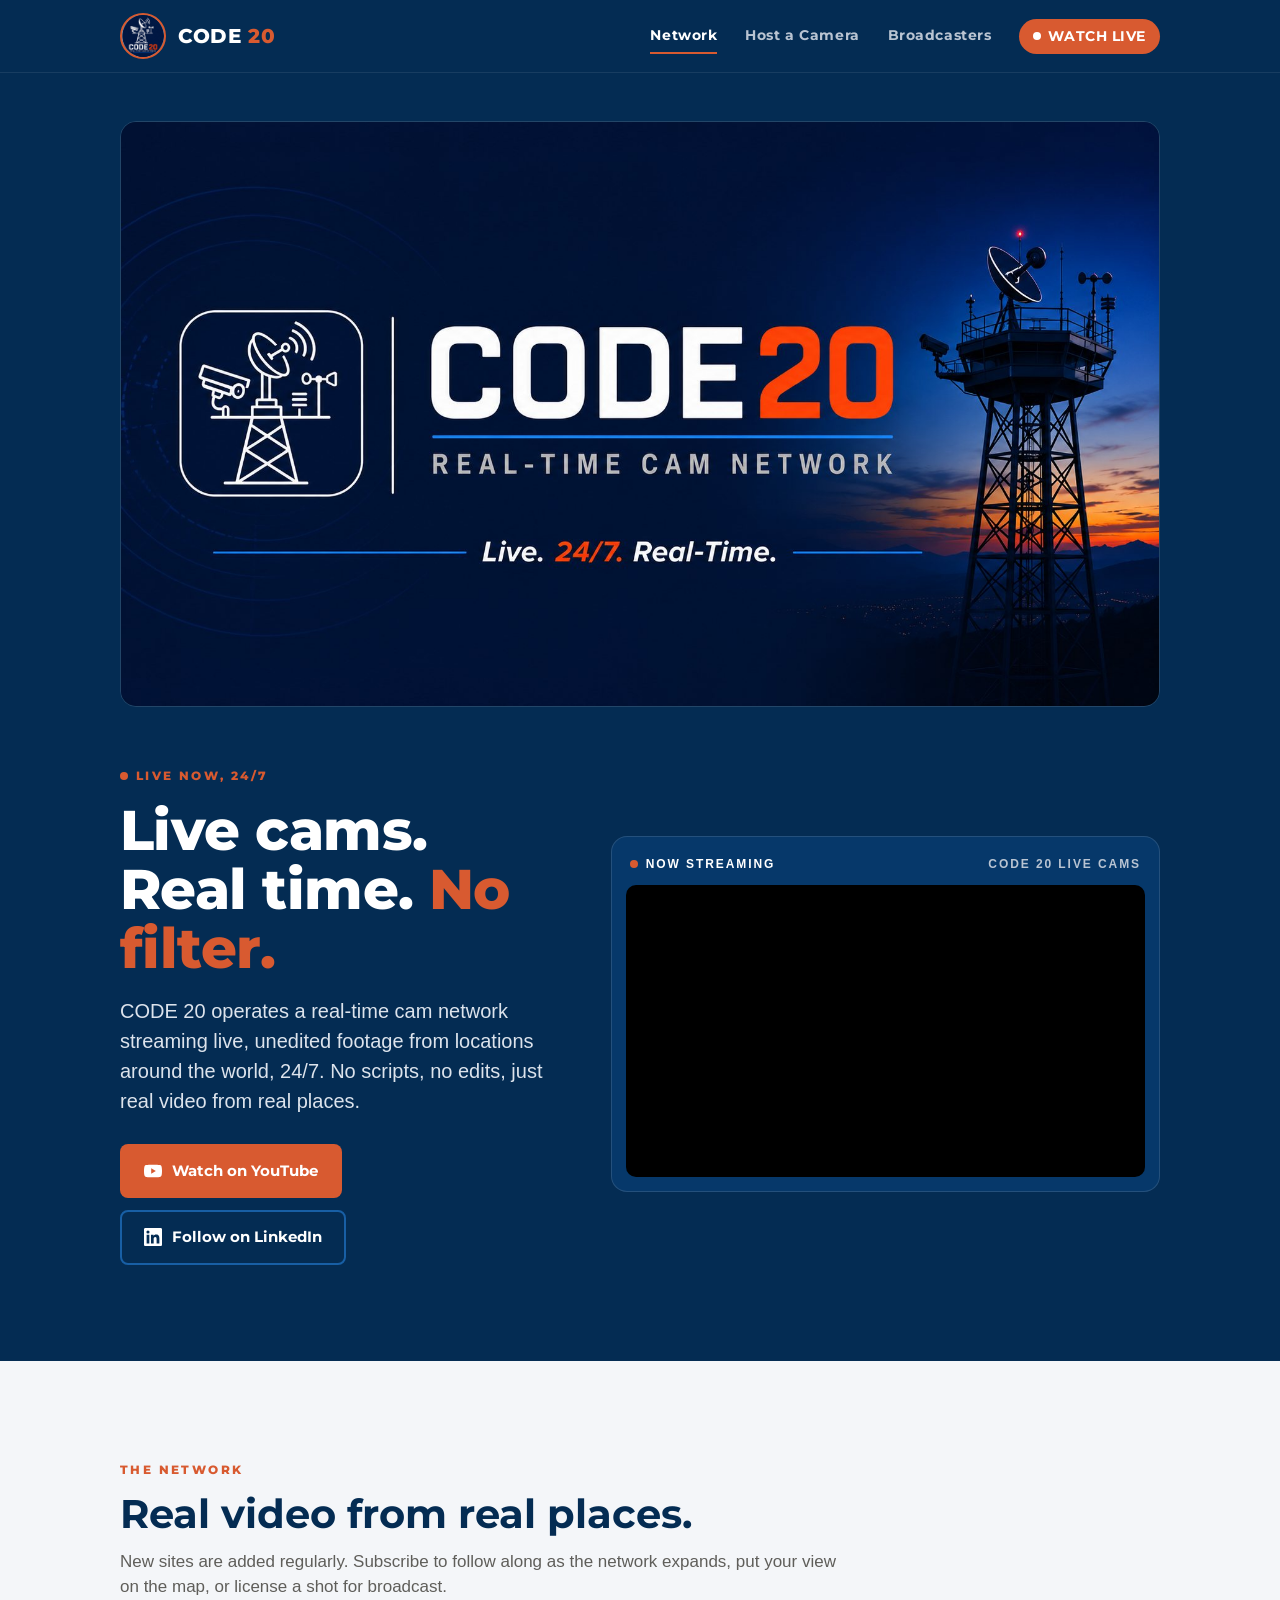
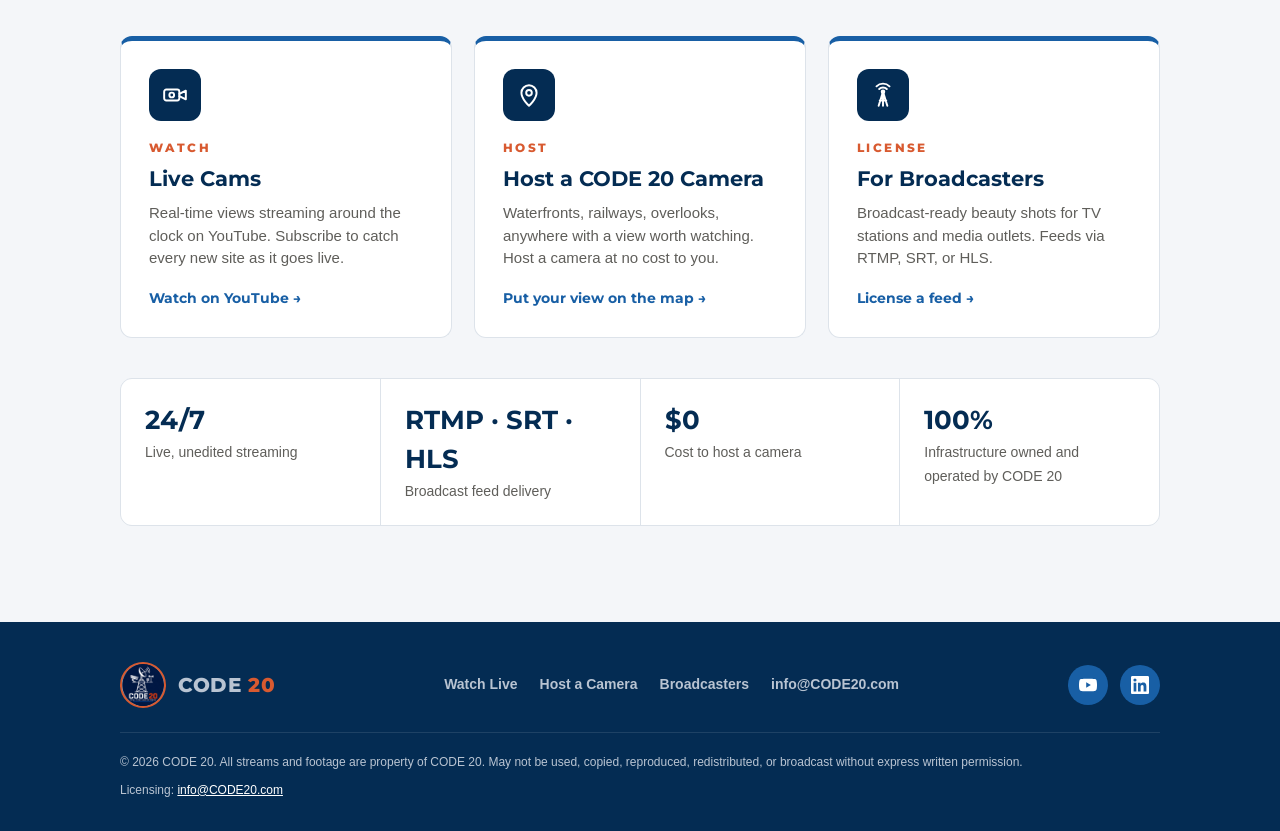
<file: index.html>
<!DOCTYPE html>
<html lang="en">
<head>
<meta charset="UTF-8">
<meta name="viewport" content="width=device-width, initial-scale=1">
<title>CODE 20 LIVE CAMS | Real-Time Cam Network</title>
<meta name="description" content="CODE 20 operates a real-time cam network streaming live, unedited footage from locations around the world, 24/7.">
<meta property="og:title" content="CODE 20 LIVE CAMS | Real-Time Cam Network">
<meta property="og:description" content="CODE 20 operates a real-time cam network streaming live, unedited footage from locations around the world, 24/7.">
<meta property="og:image" content="https://code20.com/banner.jpg">
<link rel="icon" href="logo.jpg">
<link rel="preconnect" href="https://fonts.googleapis.com">
<link rel="preconnect" href="https://fonts.gstatic.com" crossorigin>
<link href="https://fonts.googleapis.com/css2?family=Montserrat:wght@600;700;800&display=swap" rel="stylesheet">
<link rel="stylesheet" href="styles.css">
</head>
<body>
  <header class="site-header">
    <div class="wrap">
      <a class="brand" href="index.html"><img src="logo.jpg" alt="CODE 20 logo"><span>CODE <span class="twenty">20</span></span></a>
      <nav>
        <a href="index.html#network" class="active">Network</a>
        <a href="host.html">Host a Camera</a>
        <a href="broadcasters.html">Broadcasters</a>
        <a class="live-pill" href="index.html#live"><span class="dot"></span>WATCH LIVE</a>
      </nav>
    </div>
  </header>

  <section class="hero" id="live">
    <div class="wrap">
      <div class="banner"><img src="banner.jpg?v=2" alt="CODE 20 Real-Time Cam Network"></div>
      <div class="hero-grid">
        <div>
          <span class="eyebrow"><span class="dot coral"></span>Live now, 24/7</span>
          <h1>Live cams. Real time. <em>No filter.</em></h1>
          <p class="lead">CODE 20 operates a real-time cam network streaming live, unedited footage from locations around the world, 24/7. No scripts, no edits, just real video from real places.</p>
          <div class="cta">
            <a class="btn coral" href="https://www.youtube.com/@CODE20LIVECAMS" target="_blank" rel="noopener"><svg viewBox="0 0 24 24"><path d="M23.5 6.2a3 3 0 0 0-2.1-2.1C19.5 3.6 12 3.6 12 3.6s-7.5 0-9.4.5A3 3 0 0 0 .5 6.2 31 31 0 0 0 0 12a31 31 0 0 0 .5 5.8 3 3 0 0 0 2.1 2.1c1.9.5 9.4.5 9.4.5s7.5 0 9.4-.5a3 3 0 0 0 2.1-2.1A31 31 0 0 0 24 12a31 31 0 0 0-.5-5.8zM9.6 15.6V8.4l6.2 3.6-6.2 3.6z"/></svg> Watch on YouTube</a>
            <a class="btn outline" href="https://www.linkedin.com/company/code20livecams/" target="_blank" rel="noopener"><svg viewBox="0 0 24 24"><path d="M20.4 20.5h-3.6v-5.6c0-1.3 0-3-1.8-3s-2.1 1.4-2.1 2.9v5.7H9.3V9h3.4v1.6h.1c.5-.9 1.6-1.8 3.4-1.8 3.6 0 4.3 2.4 4.3 5.5v6.2zM5.3 7.4a2.1 2.1 0 1 1 0-4.2 2.1 2.1 0 0 1 0 4.2zM7.1 20.5H3.5V9h3.6v11.5zM22.2 0H1.8C.8 0 0 .8 0 1.7v20.6c0 .9.8 1.7 1.8 1.7h20.4c1 0 1.8-.8 1.8-1.7V1.7C24 .8 23.2 0 22.2 0z"/></svg> Follow on LinkedIn</a>
          </div>
        </div>
        <div class="player-card">
          <div class="label"><span class="now"><span class="dot coral"></span>NOW STREAMING</span><span>CODE 20 LIVE CAMS</span></div>
          <div class="player"><iframe src="https://www.youtube.com/embed/live_stream?channel=UC5VszwtxcvKXiXfNXRMI70Q&autoplay=1&mute=1" title="CODE 20 live cam" allow="autoplay; encrypted-media; picture-in-picture; fullscreen" allowfullscreen></iframe></div>
        </div>
      </div>
    </div>
  </section>

  <section class="band paper" id="network">
    <div class="wrap">
      <div class="section-head">
        <span class="eyebrow">The network</span>
        <h2>Real video from real places.</h2>
        <p>New sites are added regularly. Subscribe to follow along as the network expands, put your view on the map, or license a shot for broadcast.</p>
      </div>
      <div class="tiles">
        <a class="tile" href="https://www.youtube.com/@CODE20LIVECAMS" target="_blank" rel="noopener">
          <div class="icon"><svg viewBox="0 0 24 24"><rect x="2" y="7" width="14" height="10" rx="2"/><path d="M16 11l6-3v8l-6-3"/><circle cx="9" cy="12" r="2.2"/></svg></div>
          <span class="eyebrow">Watch</span>
          <h3>Live Cams</h3>
          <p>Real-time views streaming around the clock on YouTube. Subscribe to catch every new site as it goes live.</p>
          <span class="more">Watch on YouTube &rarr;</span>
        </a>
        <a class="tile" href="host.html">
          <div class="icon"><svg viewBox="0 0 24 24"><path d="M12 22s7-6.2 7-12a7 7 0 0 0-14 0c0 5.8 7 12 7 12z"/><circle cx="12" cy="10" r="2.6"/></svg></div>
          <span class="eyebrow">Host</span>
          <h3>Host a CODE 20 Camera</h3>
          <p>Waterfronts, railways, overlooks, anywhere with a view worth watching. Host a camera at no cost to you.</p>
          <span class="more">Put your view on the map &rarr;</span>
        </a>
        <a class="tile" href="broadcasters.html">
          <div class="icon"><svg viewBox="0 0 24 24"><path d="M12 9v13M8 22l4-13 4 13M9 17h6"/><path d="M8.5 6.5a5 5 0 0 1 7 0M6 4a8.5 8.5 0 0 1 12 0"/><circle cx="12" cy="9" r="1.2"/></svg></div>
          <span class="eyebrow">License</span>
          <h3>For Broadcasters</h3>
          <p>Broadcast-ready beauty shots for TV stations and media outlets. Feeds via RTMP, SRT, or HLS.</p>
          <span class="more">License a feed &rarr;</span>
        </a>
      </div>
      <div class="stats">
        <div class="stat"><b>24/7</b><span>Live, unedited streaming</span></div>
        <div class="stat"><b>RTMP &middot; SRT &middot; HLS</b><span>Broadcast feed delivery</span></div>
        <div class="stat"><b>$0</b><span>Cost to host a camera</span></div>
        <div class="stat"><b>100%</b><span>Infrastructure owned and operated by CODE 20</span></div>
      </div>
    </div>
  </section>

  <footer>
    <div class="wrap">
      <div class="foot-top">
        <a class="brand" href="index.html"><img src="logo.jpg" alt=""><span>CODE <span class="twenty">20</span></span></a>
        <div class="foot-links">
          <a href="index.html#live">Watch Live</a>
          <a href="host.html">Host a Camera</a>
          <a href="broadcasters.html">Broadcasters</a>
          <a href="mailto:info@CODE20.com">info@CODE20.com</a>
        </div>
        <div class="social">
          <a href="https://www.youtube.com/@CODE20LIVECAMS" target="_blank" rel="noopener" aria-label="YouTube"><svg viewBox="0 0 24 24"><path d="M23.5 6.2a3 3 0 0 0-2.1-2.1C19.5 3.6 12 3.6 12 3.6s-7.5 0-9.4.5A3 3 0 0 0 .5 6.2 31 31 0 0 0 0 12a31 31 0 0 0 .5 5.8 3 3 0 0 0 2.1 2.1c1.9.5 9.4.5 9.4.5s7.5 0 9.4-.5a3 3 0 0 0 2.1-2.1A31 31 0 0 0 24 12a31 31 0 0 0-.5-5.8zM9.6 15.6V8.4l6.2 3.6-6.2 3.6z"/></svg></a>
          <a href="https://www.linkedin.com/company/code20livecams/" target="_blank" rel="noopener" aria-label="LinkedIn"><svg viewBox="0 0 24 24"><path d="M20.4 20.5h-3.6v-5.6c0-1.3 0-3-1.8-3s-2.1 1.4-2.1 2.9v5.7H9.3V9h3.4v1.6h.1c.5-.9 1.6-1.8 3.4-1.8 3.6 0 4.3 2.4 4.3 5.5v6.2zM5.3 7.4a2.1 2.1 0 1 1 0-4.2 2.1 2.1 0 0 1 0 4.2zM7.1 20.5H3.5V9h3.6v11.5zM22.2 0H1.8C.8 0 0 .8 0 1.7v20.6c0 .9.8 1.7 1.8 1.7h20.4c1 0 1.8-.8 1.8-1.7V1.7C24 .8 23.2 0 22.2 0z"/></svg></a>
        </div>
      </div>
      <div class="foot-bottom">
        <div>&copy; <span class="yr">2026</span> CODE 20. All streams and footage are property of CODE 20. May not be used, copied, reproduced, redistributed, or broadcast without express written permission.</div>
        <div>Licensing: <a href="mailto:info@CODE20.com">info@CODE20.com</a></div>
      </div>
    </div>
  </footer>
<script>document.querySelectorAll('.yr').forEach(e=>e.textContent=new Date().getFullYear());</script>
</body>
</html>
</file>
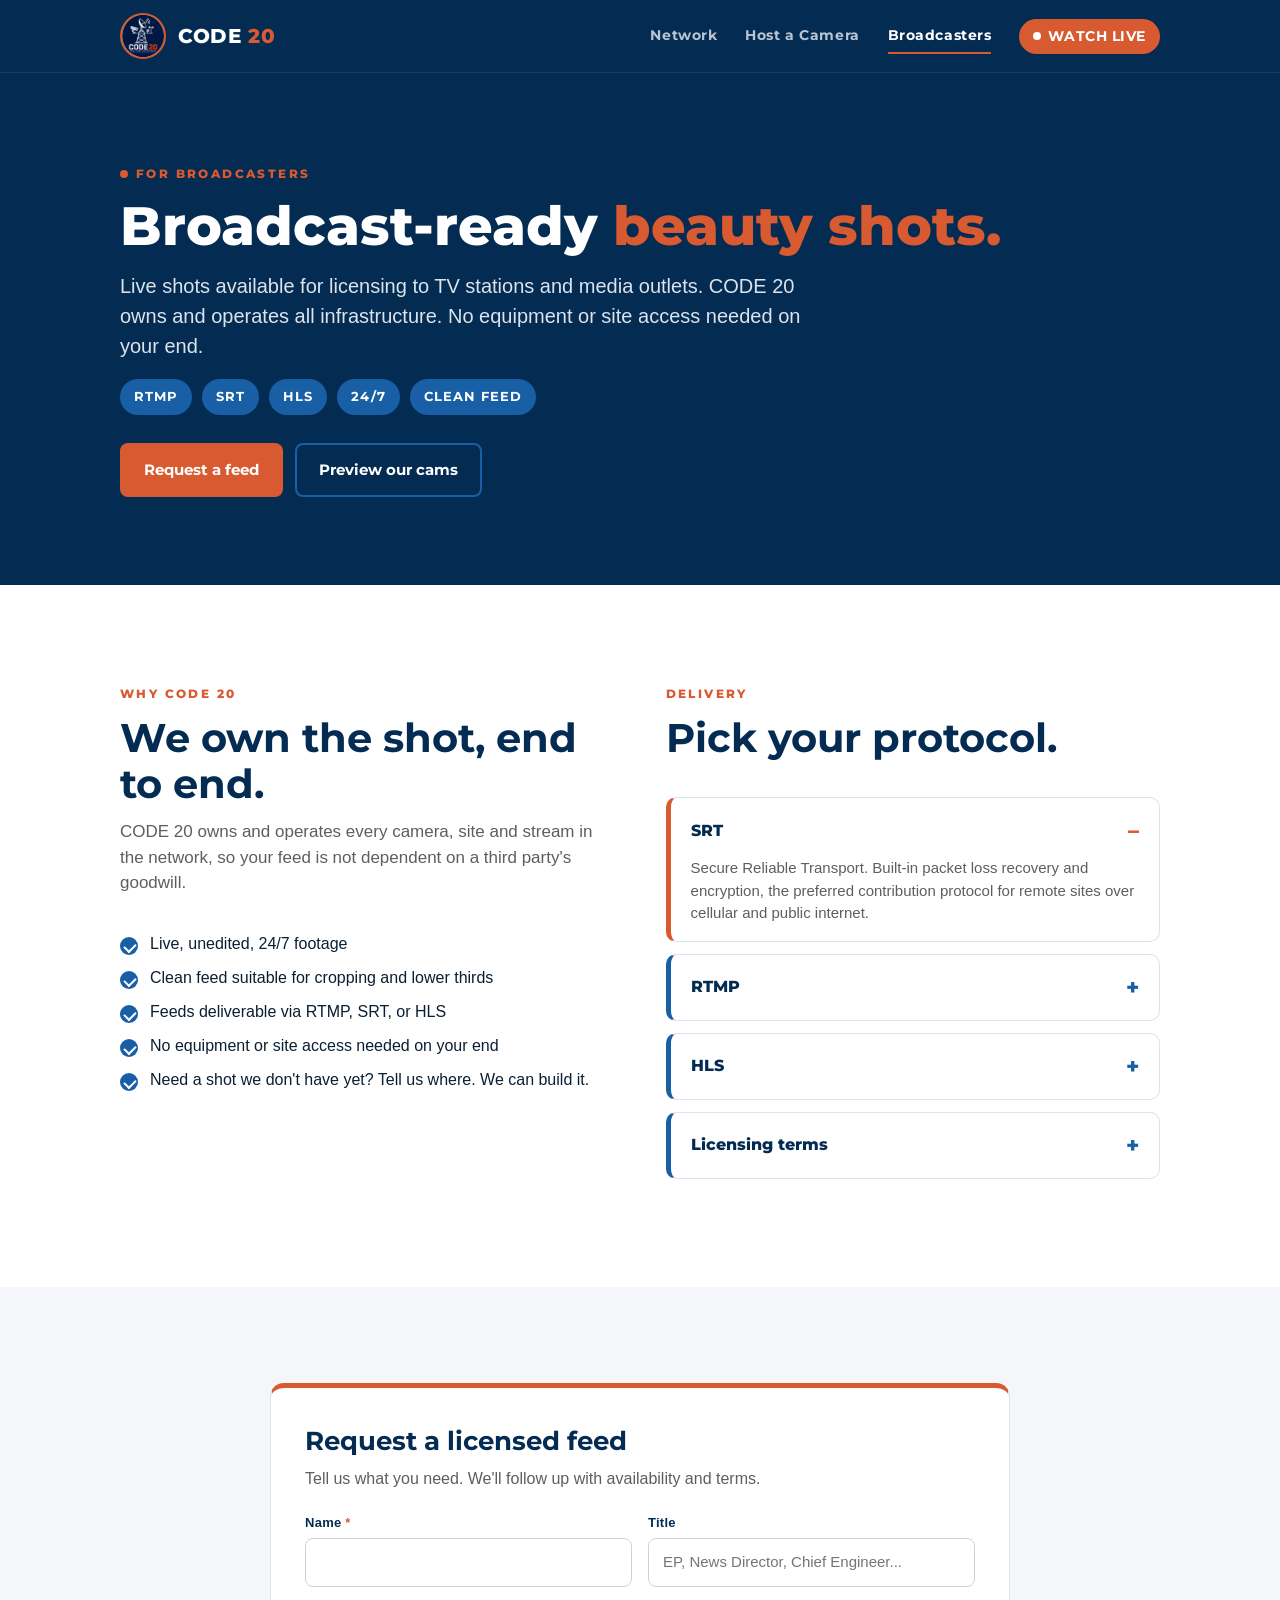
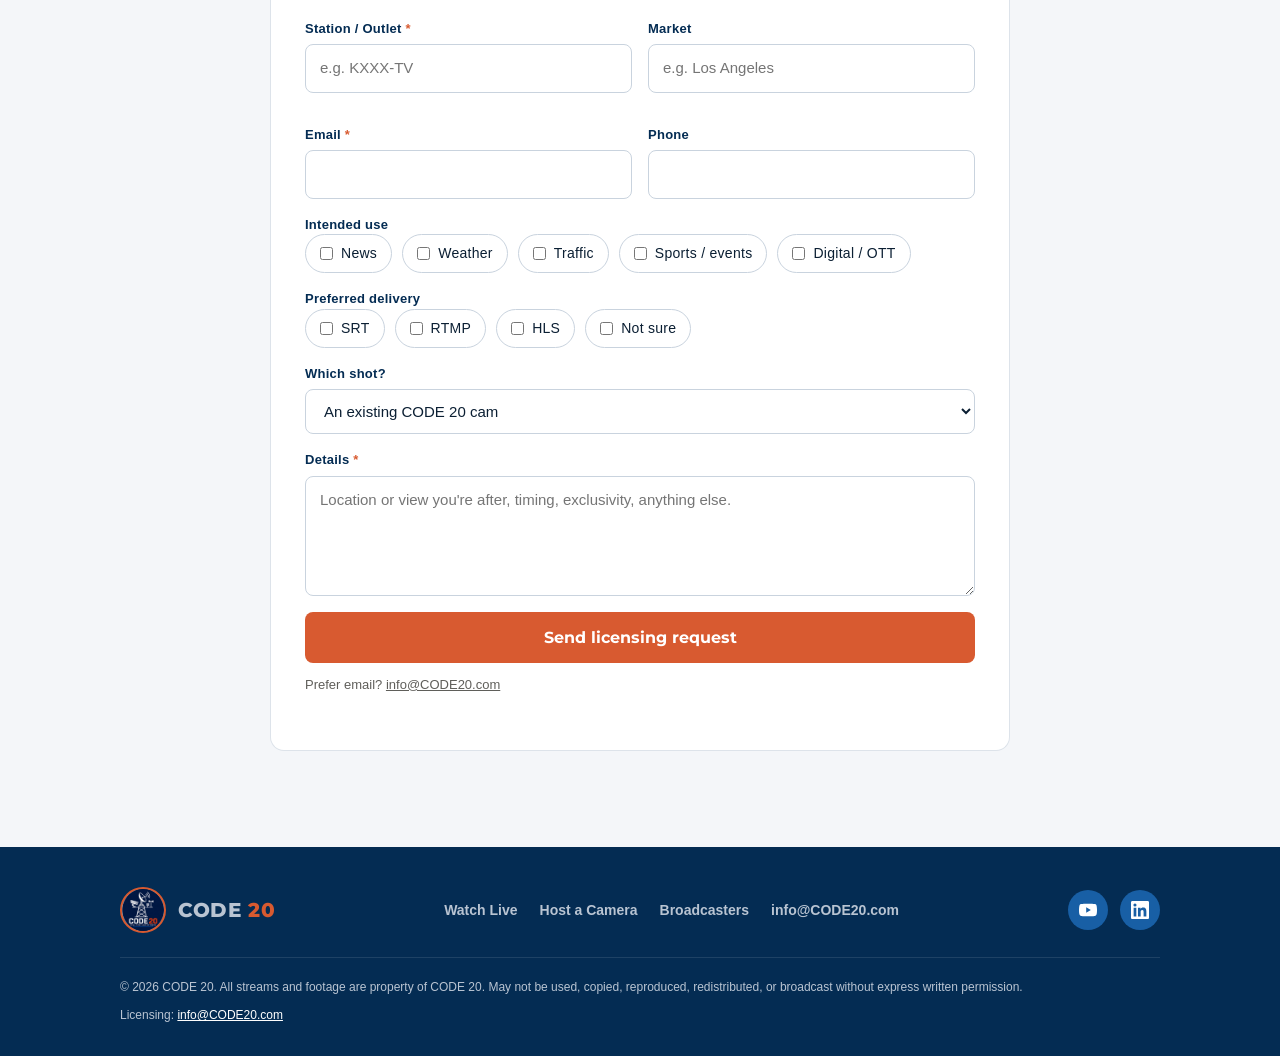
<file: broadcasters.html>
<!DOCTYPE html>
<html lang="en">
<head>
<meta charset="UTF-8">
<meta name="viewport" content="width=device-width, initial-scale=1">
<title>For Broadcasters | CODE 20 LIVE CAMS</title>
<meta name="description" content="Broadcast-ready beauty shots for TV stations and media outlets. CODE 20 owns and operates all infrastructure; feeds via RTMP, SRT, or HLS.">
<meta property="og:title" content="For Broadcasters | CODE 20 LIVE CAMS">
<meta property="og:description" content="Broadcast-ready beauty shots for TV stations and media outlets. CODE 20 owns and operates all infrastructure; feeds via RTMP, SRT, or HLS.">
<meta property="og:image" content="https://code20.com/banner.jpg">
<link rel="icon" href="logo.jpg">
<link rel="preconnect" href="https://fonts.googleapis.com">
<link rel="preconnect" href="https://fonts.gstatic.com" crossorigin>
<link href="https://fonts.googleapis.com/css2?family=Montserrat:wght@600;700;800&display=swap" rel="stylesheet">
<link rel="stylesheet" href="styles.css">
</head>
<body>
  <header class="site-header">
    <div class="wrap">
      <a class="brand" href="index.html"><img src="logo.jpg" alt="CODE 20 logo"><span>CODE <span class="twenty">20</span></span></a>
      <nav>
        <a href="index.html#network">Network</a>
        <a href="host.html">Host a Camera</a>
        <a href="broadcasters.html" class="active">Broadcasters</a>
        <a class="live-pill" href="index.html#live"><span class="dot"></span>WATCH LIVE</a>
      </nav>
    </div>
  </header>

  <section class="page-hero">
    <div class="wrap">
      <span class="eyebrow"><span class="dot coral"></span>For broadcasters</span>
      <h1>Broadcast-ready <em>beauty shots.</em></h1>
      <p>Live shots available for licensing to TV stations and media outlets. CODE 20 owns and operates all infrastructure. No equipment or site access needed on your end.</p>
      <div class="chips"><span class="chip">RTMP</span><span class="chip">SRT</span><span class="chip">HLS</span><span class="chip">24/7</span><span class="chip">CLEAN FEED</span></div>
      <div class="cta"><a class="btn coral" href="#license">Request a feed</a><a class="btn outline" href="https://www.youtube.com/@CODE20LIVECAMS" target="_blank" rel="noopener">Preview our cams</a></div>
    </div>
  </section>

  <section class="band">
    <div class="wrap two-col">
      <div>
        <div class="section-head">
          <span class="eyebrow">Why CODE 20</span>
          <h2>We own the shot, end to end.</h2>
          <p>CODE 20 owns and operates every camera, site and stream in the network, so your feed is not dependent on a third party's goodwill.</p>
        </div>
        <ul class="checks">
          <li>Live, unedited, 24/7 footage</li>
          <li>Clean feed suitable for cropping and lower thirds</li>
          <li>Feeds deliverable via RTMP, SRT, or HLS</li>
          <li>No equipment or site access needed on your end</li>
          <li>Need a shot we don't have yet? Tell us where. We can build it.</li>
        </ul>
      </div>
      <div>
        <div class="section-head">
          <span class="eyebrow">Delivery</span>
          <h2>Pick your protocol.</h2>
        </div>
        <details class="spec" open><summary>SRT</summary><p>Secure Reliable Transport. Built-in packet loss recovery and encryption, the preferred contribution protocol for remote sites over cellular and public internet.</p></details>
        <details class="spec"><summary>RTMP</summary><p>The universal standard for live ingest. Works with virtually every encoder, decoder and streaming platform in your control room.</p></details>
        <details class="spec"><summary>HLS</summary><p>HTTP-based delivery for web players, monitoring walls and OTT workflows. Easy to drop into any browser or media server.</p></details>
        <details class="spec"><summary>Licensing terms</summary><p>All streams and footage are property of CODE 20 and may not be used, copied, reproduced, redistributed, or broadcast without express written permission. Licensing is arranged per station or outlet. Inquiries: <a href="mailto:info@CODE20.com">info@CODE20.com</a>.</p></details>
      </div>
    </div>
  </section>

  <section class="band paper" id="license">
    <div class="wrap" style="max-width:820px">
      <form class="form-card" data-c20 action="https://formsubmit.co/info@CODE20.com" method="POST">
        <h2>Request a licensed feed</h2>
        <p>Tell us what you need. We'll follow up with availability and terms.</p>
        <input type="hidden" name="_subject" value="New broadcaster licensing inquiry - code20.com">
        <input type="hidden" name="_template" value="table">
        <input type="hidden" name="_captcha" value="false">
        <input type="hidden" name="_autoresponse" value="Thanks for your licensing inquiry. We received your request and will follow up with availability and terms. Preview our live cams anytime at https://code20.com - CODE 20 | Real-Time Cam Network">
        <input type="hidden" name="_next" value="https://code20.com/thanks.html">
        <input type="text" name="_honey" style="display:none">
        <div class="grid2">
          <div class="field"><label for="b-name">Name <span class="req">*</span></label><input id="b-name" name="Name" required></div>
          <div class="field"><label for="b-title">Title</label><input id="b-title" name="Title" placeholder="EP, News Director, Chief Engineer..."></div>
          <div class="field"><label for="b-org">Station / Outlet <span class="req">*</span></label><input id="b-org" name="Station or outlet" required placeholder="e.g. KXXX-TV"></div>
          <div class="field"><label for="b-mkt">Market</label><input id="b-mkt" name="Market" placeholder="e.g. Los Angeles"></div>
          <div class="field"><label for="b-email">Email <span class="req">*</span></label><input id="b-email" type="email" name="email" required></div>
          <div class="field"><label for="b-phone">Phone</label><input id="b-phone" type="tel" name="Phone"></div>
        </div>
        <fieldset class="field"><legend>Intended use</legend>
          <div class="opts"><label><input type="checkbox" name="Use" value="News"> News</label><label><input type="checkbox" name="Use" value="Weather"> Weather</label><label><input type="checkbox" name="Use" value="Traffic"> Traffic</label><label><input type="checkbox" name="Use" value="Sports / events"> Sports / events</label><label><input type="checkbox" name="Use" value="Digital / OTT"> Digital / OTT</label></div></fieldset>
        <fieldset class="field"><legend>Preferred delivery</legend>
          <div class="opts"><label><input type="checkbox" name="Delivery" value="SRT"> SRT</label><label><input type="checkbox" name="Delivery" value="RTMP"> RTMP</label><label><input type="checkbox" name="Delivery" value="HLS"> HLS</label><label><input type="checkbox" name="Delivery" value="Not sure"> Not sure</label></div></fieldset>
        <div class="field"><label for="b-shot">Which shot?</label>
          <select id="b-shot" name="Shot"><option>An existing CODE 20 cam</option><option>A custom shot we want you to build</option><option>Not sure yet</option></select></div>
        <div class="field"><label for="b-msg">Details <span class="req">*</span></label><textarea id="b-msg" name="Details" required placeholder="Location or view you're after, timing, exclusivity, anything else."></textarea></div>
        <button class="btn coral" type="submit">Send licensing request</button>
        <p class="small">Prefer email? <a href="mailto:info@CODE20.com">info@CODE20.com</a></p>
<p class="form-msg small" style="display:none;color:#D85A30;font-weight:700">Sorry, that didn't go through. Please email us at <a href="mailto:info@CODE20.com">info@CODE20.com</a>.</p>
      </form>
    </div>
  </section>

  <footer>
    <div class="wrap">
      <div class="foot-top">
        <a class="brand" href="index.html"><img src="logo.jpg" alt=""><span>CODE <span class="twenty">20</span></span></a>
        <div class="foot-links">
          <a href="index.html#live">Watch Live</a>
          <a href="host.html">Host a Camera</a>
          <a href="broadcasters.html">Broadcasters</a>
          <a href="mailto:info@CODE20.com">info@CODE20.com</a>
        </div>
        <div class="social">
          <a href="https://www.youtube.com/@CODE20LIVECAMS" target="_blank" rel="noopener" aria-label="YouTube"><svg viewBox="0 0 24 24"><path d="M23.5 6.2a3 3 0 0 0-2.1-2.1C19.5 3.6 12 3.6 12 3.6s-7.5 0-9.4.5A3 3 0 0 0 .5 6.2 31 31 0 0 0 0 12a31 31 0 0 0 .5 5.8 3 3 0 0 0 2.1 2.1c1.9.5 9.4.5 9.4.5s7.5 0 9.4-.5a3 3 0 0 0 2.1-2.1A31 31 0 0 0 24 12a31 31 0 0 0-.5-5.8zM9.6 15.6V8.4l6.2 3.6-6.2 3.6z"/></svg></a>
          <a href="https://www.linkedin.com/company/code20livecams/" target="_blank" rel="noopener" aria-label="LinkedIn"><svg viewBox="0 0 24 24"><path d="M20.4 20.5h-3.6v-5.6c0-1.3 0-3-1.8-3s-2.1 1.4-2.1 2.9v5.7H9.3V9h3.4v1.6h.1c.5-.9 1.6-1.8 3.4-1.8 3.6 0 4.3 2.4 4.3 5.5v6.2zM5.3 7.4a2.1 2.1 0 1 1 0-4.2 2.1 2.1 0 0 1 0 4.2zM7.1 20.5H3.5V9h3.6v11.5zM22.2 0H1.8C.8 0 0 .8 0 1.7v20.6c0 .9.8 1.7 1.8 1.7h20.4c1 0 1.8-.8 1.8-1.7V1.7C24 .8 23.2 0 22.2 0z"/></svg></a>
        </div>
      </div>
      <div class="foot-bottom">
        <div>&copy; <span class="yr">2026</span> CODE 20. All streams and footage are property of CODE 20. May not be used, copied, reproduced, redistributed, or broadcast without express written permission.</div>
        <div>Licensing: <a href="mailto:info@CODE20.com">info@CODE20.com</a></div>
      </div>
    </div>
  </footer>
<script>document.querySelectorAll('.yr').forEach(e=>e.textContent=new Date().getFullYear());</script>
<script>
document.querySelectorAll('form[data-c20]').forEach(function(f){
  f.addEventListener('submit', function(e){
    e.preventDefault();
    var b=f.querySelector('button[type=submit]'); var t=b.textContent; b.disabled=true; b.textContent='Sending...';
    var msg=f.querySelector('.form-msg');
    fetch('https://formsubmit.co/ajax/info@CODE20.com',{method:'POST',headers:{'Accept':'application/json'},body:new FormData(f)})
      .then(function(r){return r.json().then(function(j){return {ok:r.ok,j:j};});})
      .then(function(x){ if(x.ok && String(x.j.success)==='true'){ window.location.href='thanks.html?f=bc'; } else { throw new Error(x.j.message||'Send failed'); } })
      .catch(function(){ b.disabled=false; b.textContent=t; msg.style.display='block'; });
  });
});
</script>
</body>
</html>
</file>
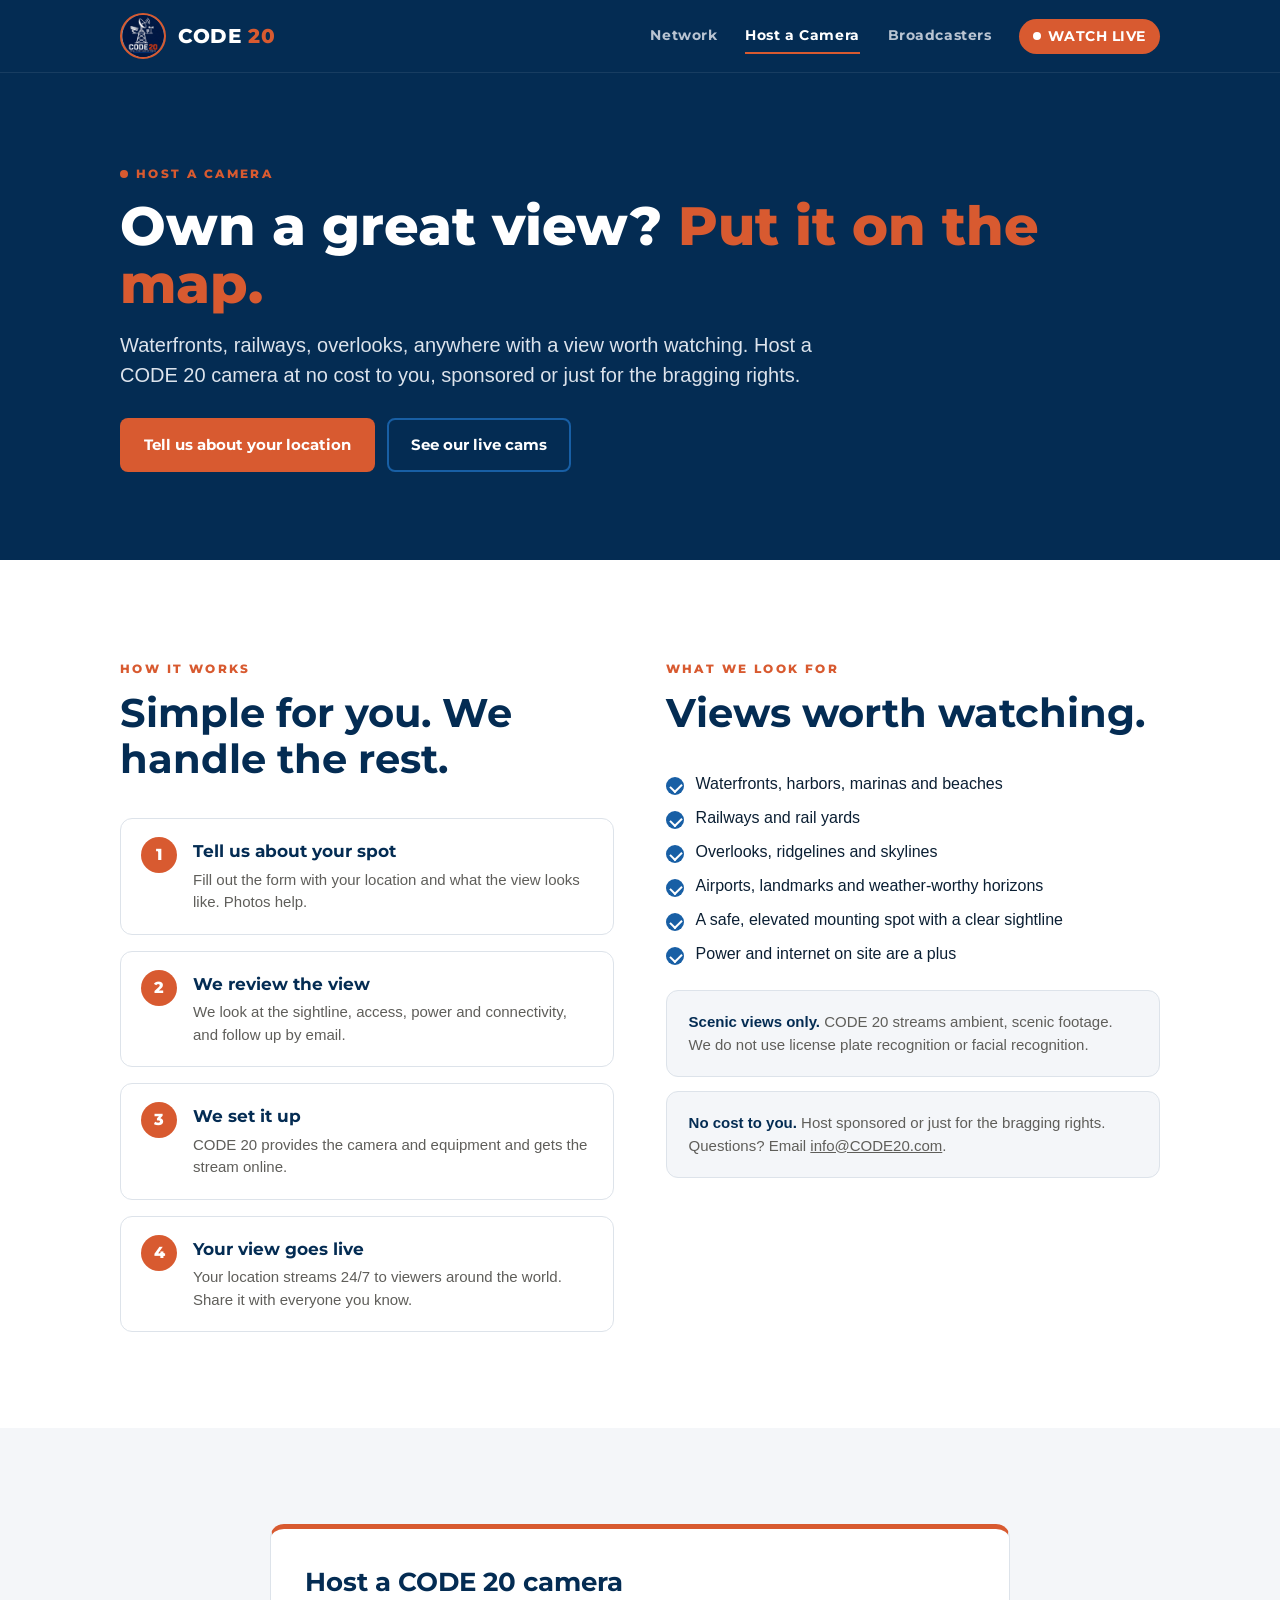
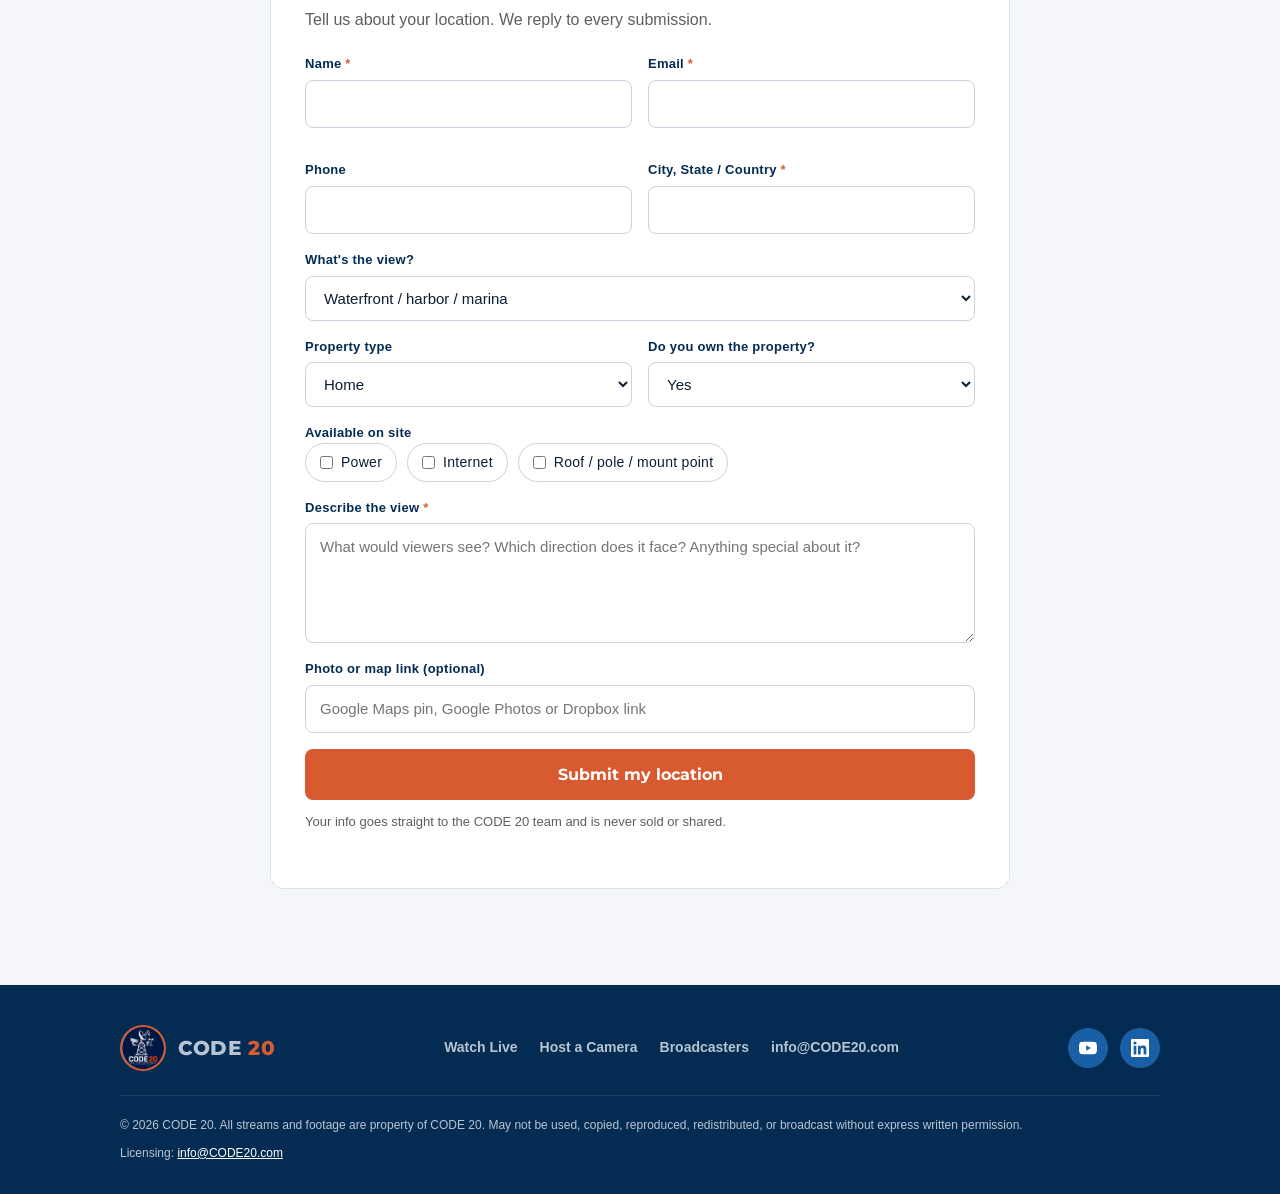
<file: host.html>
<!DOCTYPE html>
<html lang="en">
<head>
<meta charset="UTF-8">
<meta name="viewport" content="width=device-width, initial-scale=1">
<title>Host a CODE 20 Camera | CODE 20 LIVE CAMS</title>
<meta name="description" content="Own a great vantage point? Host a CODE 20 camera at no cost to you, sponsored or just for the bragging rights.">
<meta property="og:title" content="Host a CODE 20 Camera | CODE 20 LIVE CAMS">
<meta property="og:description" content="Own a great vantage point? Host a CODE 20 camera at no cost to you, sponsored or just for the bragging rights.">
<meta property="og:image" content="https://code20.com/banner.jpg">
<link rel="icon" href="logo.jpg">
<link rel="preconnect" href="https://fonts.googleapis.com">
<link rel="preconnect" href="https://fonts.gstatic.com" crossorigin>
<link href="https://fonts.googleapis.com/css2?family=Montserrat:wght@600;700;800&display=swap" rel="stylesheet">
<link rel="stylesheet" href="styles.css">
</head>
<body>
  <header class="site-header">
    <div class="wrap">
      <a class="brand" href="index.html"><img src="logo.jpg" alt="CODE 20 logo"><span>CODE <span class="twenty">20</span></span></a>
      <nav>
        <a href="index.html#network">Network</a>
        <a href="host.html" class="active">Host a Camera</a>
        <a href="broadcasters.html">Broadcasters</a>
        <a class="live-pill" href="index.html#live"><span class="dot"></span>WATCH LIVE</a>
      </nav>
    </div>
  </header>

  <section class="page-hero">
    <div class="wrap">
      <span class="eyebrow"><span class="dot coral"></span>Host a camera</span>
      <h1>Own a great view? <em>Put it on the map.</em></h1>
      <p>Waterfronts, railways, overlooks, anywhere with a view worth watching. Host a CODE 20 camera at no cost to you, sponsored or just for the bragging rights.</p>
      <div class="cta"><a class="btn coral" href="#apply">Tell us about your location</a><a class="btn outline" href="https://www.youtube.com/@CODE20LIVECAMS" target="_blank" rel="noopener">See our live cams</a></div>
    </div>
  </section>

  <section class="band">
    <div class="wrap two-col">
      <div>
        <div class="section-head">
          <span class="eyebrow">How it works</span>
          <h2>Simple for you. We handle the rest.</h2>
        </div>
        <ol class="steps">
          <li><h3>Tell us about your spot</h3><p>Fill out the form with your location and what the view looks like. Photos help.</p></li>
          <li><h3>We review the view</h3><p>We look at the sightline, access, power and connectivity, and follow up by email.</p></li>
          <li><h3>We set it up</h3><p>CODE 20 provides the camera and equipment and gets the stream online.</p></li>
          <li><h3>Your view goes live</h3><p>Your location streams 24/7 to viewers around the world. Share it with everyone you know.</p></li>
        </ol>
      </div>
      <div>
        <div class="section-head">
          <span class="eyebrow">What we look for</span>
          <h2>Views worth watching.</h2>
        </div>
        <ul class="checks">
          <li>Waterfronts, harbors, marinas and beaches</li>
          <li>Railways and rail yards</li>
          <li>Overlooks, ridgelines and skylines</li>
          <li>Airports, landmarks and weather-worthy horizons</li>
          <li>A safe, elevated mounting spot with a clear sightline</li>
          <li>Power and internet on site are a plus</li>
        </ul>
        <div class="note" style="margin-top:24px"><b>Scenic views only.</b> CODE 20 streams ambient, scenic footage. We do not use license plate recognition or facial recognition.</div>
        <div class="note" style="margin-top:14px"><b>No cost to you.</b> Host sponsored or just for the bragging rights. Questions? Email <a href="mailto:info@CODE20.com">info@CODE20.com</a>.</div>
      </div>
    </div>
  </section>

  <section class="band paper" id="apply">
    <div class="wrap" style="max-width:820px">
      <form class="form-card" data-c20 action="https://formsubmit.co/info@CODE20.com" method="POST">
        <h2>Host a CODE 20 camera</h2>
        <p>Tell us about your location. We reply to every submission.</p>
        <input type="hidden" name="_subject" value="New camera host inquiry - code20.com">
        <input type="hidden" name="_template" value="table">
        <input type="hidden" name="_captcha" value="false">
        <input type="hidden" name="_autoresponse" value="Thanks for your interest in hosting a CODE 20 camera. We received your location details and will review the view, access, power and connectivity, then follow up by email. Watch our live cams anytime at https://code20.com - CODE 20 | Real-Time Cam Network">
        <input type="hidden" name="_next" value="https://code20.com/thanks.html">
        <input type="text" name="_honey" style="display:none">
        <div class="grid2">
          <div class="field"><label for="h-name">Name <span class="req">*</span></label><input id="h-name" name="Name" required></div>
          <div class="field"><label for="h-email">Email <span class="req">*</span></label><input id="h-email" type="email" name="email" required></div>
          <div class="field"><label for="h-phone">Phone</label><input id="h-phone" type="tel" name="Phone"></div>
          <div class="field"><label for="h-loc">City, State / Country <span class="req">*</span></label><input id="h-loc" name="Location" required></div>
        </div>
        <div class="field"><label for="h-type">What's the view?</label>
          <select id="h-type" name="View type"><option>Waterfront / harbor / marina</option><option>Beach / coastline</option><option>Railway / rail yard</option><option>Overlook / skyline / mountains</option><option>Airport / landmark</option><option>Other</option></select></div>
        <div class="grid2">
          <div class="field"><label for="h-prop">Property type</label>
            <select id="h-prop" name="Property type"><option>Home</option><option>Business</option><option>Land / lot</option><option>Boat / marina slip</option><option>Other</option></select></div>
          <div class="field"><label for="h-own">Do you own the property?</label>
            <select id="h-own" name="Owner"><option>Yes</option><option>No, I can get permission</option><option>Not sure</option></select></div>
        </div>
        <fieldset class="field"><legend>Available on site</legend>
          <div class="opts"><label><input type="checkbox" name="On site" value="Power"> Power</label><label><input type="checkbox" name="On site" value="Internet"> Internet</label><label><input type="checkbox" name="On site" value="Roof / pole / mount point"> Roof / pole / mount point</label></div></fieldset>
        <div class="field"><label for="h-desc">Describe the view <span class="req">*</span></label><textarea id="h-desc" name="Description" required placeholder="What would viewers see? Which direction does it face? Anything special about it?"></textarea></div>
        <div class="field"><label for="h-link">Photo or map link (optional)</label><input id="h-link" type="url" name="Photo or map link" placeholder="Google Maps pin, Google Photos or Dropbox link"></div>
        <button class="btn coral" type="submit">Submit my location</button>
        <p class="small">Your info goes straight to the CODE 20 team and is never sold or shared.</p>
<p class="form-msg small" style="display:none;color:#D85A30;font-weight:700">Sorry, that didn't go through. Please email us at <a href="mailto:info@CODE20.com">info@CODE20.com</a>.</p>
      </form>
    </div>
  </section>

  <footer>
    <div class="wrap">
      <div class="foot-top">
        <a class="brand" href="index.html"><img src="logo.jpg" alt=""><span>CODE <span class="twenty">20</span></span></a>
        <div class="foot-links">
          <a href="index.html#live">Watch Live</a>
          <a href="host.html">Host a Camera</a>
          <a href="broadcasters.html">Broadcasters</a>
          <a href="mailto:info@CODE20.com">info@CODE20.com</a>
        </div>
        <div class="social">
          <a href="https://www.youtube.com/@CODE20LIVECAMS" target="_blank" rel="noopener" aria-label="YouTube"><svg viewBox="0 0 24 24"><path d="M23.5 6.2a3 3 0 0 0-2.1-2.1C19.5 3.6 12 3.6 12 3.6s-7.5 0-9.4.5A3 3 0 0 0 .5 6.2 31 31 0 0 0 0 12a31 31 0 0 0 .5 5.8 3 3 0 0 0 2.1 2.1c1.9.5 9.4.5 9.4.5s7.5 0 9.4-.5a3 3 0 0 0 2.1-2.1A31 31 0 0 0 24 12a31 31 0 0 0-.5-5.8zM9.6 15.6V8.4l6.2 3.6-6.2 3.6z"/></svg></a>
          <a href="https://www.linkedin.com/company/code20livecams/" target="_blank" rel="noopener" aria-label="LinkedIn"><svg viewBox="0 0 24 24"><path d="M20.4 20.5h-3.6v-5.6c0-1.3 0-3-1.8-3s-2.1 1.4-2.1 2.9v5.7H9.3V9h3.4v1.6h.1c.5-.9 1.6-1.8 3.4-1.8 3.6 0 4.3 2.4 4.3 5.5v6.2zM5.3 7.4a2.1 2.1 0 1 1 0-4.2 2.1 2.1 0 0 1 0 4.2zM7.1 20.5H3.5V9h3.6v11.5zM22.2 0H1.8C.8 0 0 .8 0 1.7v20.6c0 .9.8 1.7 1.8 1.7h20.4c1 0 1.8-.8 1.8-1.7V1.7C24 .8 23.2 0 22.2 0z"/></svg></a>
        </div>
      </div>
      <div class="foot-bottom">
        <div>&copy; <span class="yr">2026</span> CODE 20. All streams and footage are property of CODE 20. May not be used, copied, reproduced, redistributed, or broadcast without express written permission.</div>
        <div>Licensing: <a href="mailto:info@CODE20.com">info@CODE20.com</a></div>
      </div>
    </div>
  </footer>
<script>document.querySelectorAll('.yr').forEach(e=>e.textContent=new Date().getFullYear());</script>
<script>
document.querySelectorAll('form[data-c20]').forEach(function(f){
  f.addEventListener('submit', function(e){
    e.preventDefault();
    var b=f.querySelector('button[type=submit]'); var t=b.textContent; b.disabled=true; b.textContent='Sending...';
    var msg=f.querySelector('.form-msg');
    fetch('https://formsubmit.co/ajax/info@CODE20.com',{method:'POST',headers:{'Accept':'application/json'},body:new FormData(f)})
      .then(function(r){return r.json().then(function(j){return {ok:r.ok,j:j};});})
      .then(function(x){ if(x.ok && String(x.j.success)==='true'){ window.location.href='thanks.html?f=host'; } else { throw new Error(x.j.message||'Send failed'); } })
      .catch(function(){ b.disabled=false; b.textContent=t; msg.style.display='block'; });
  });
});
</script>
</body>
</html>
</file>
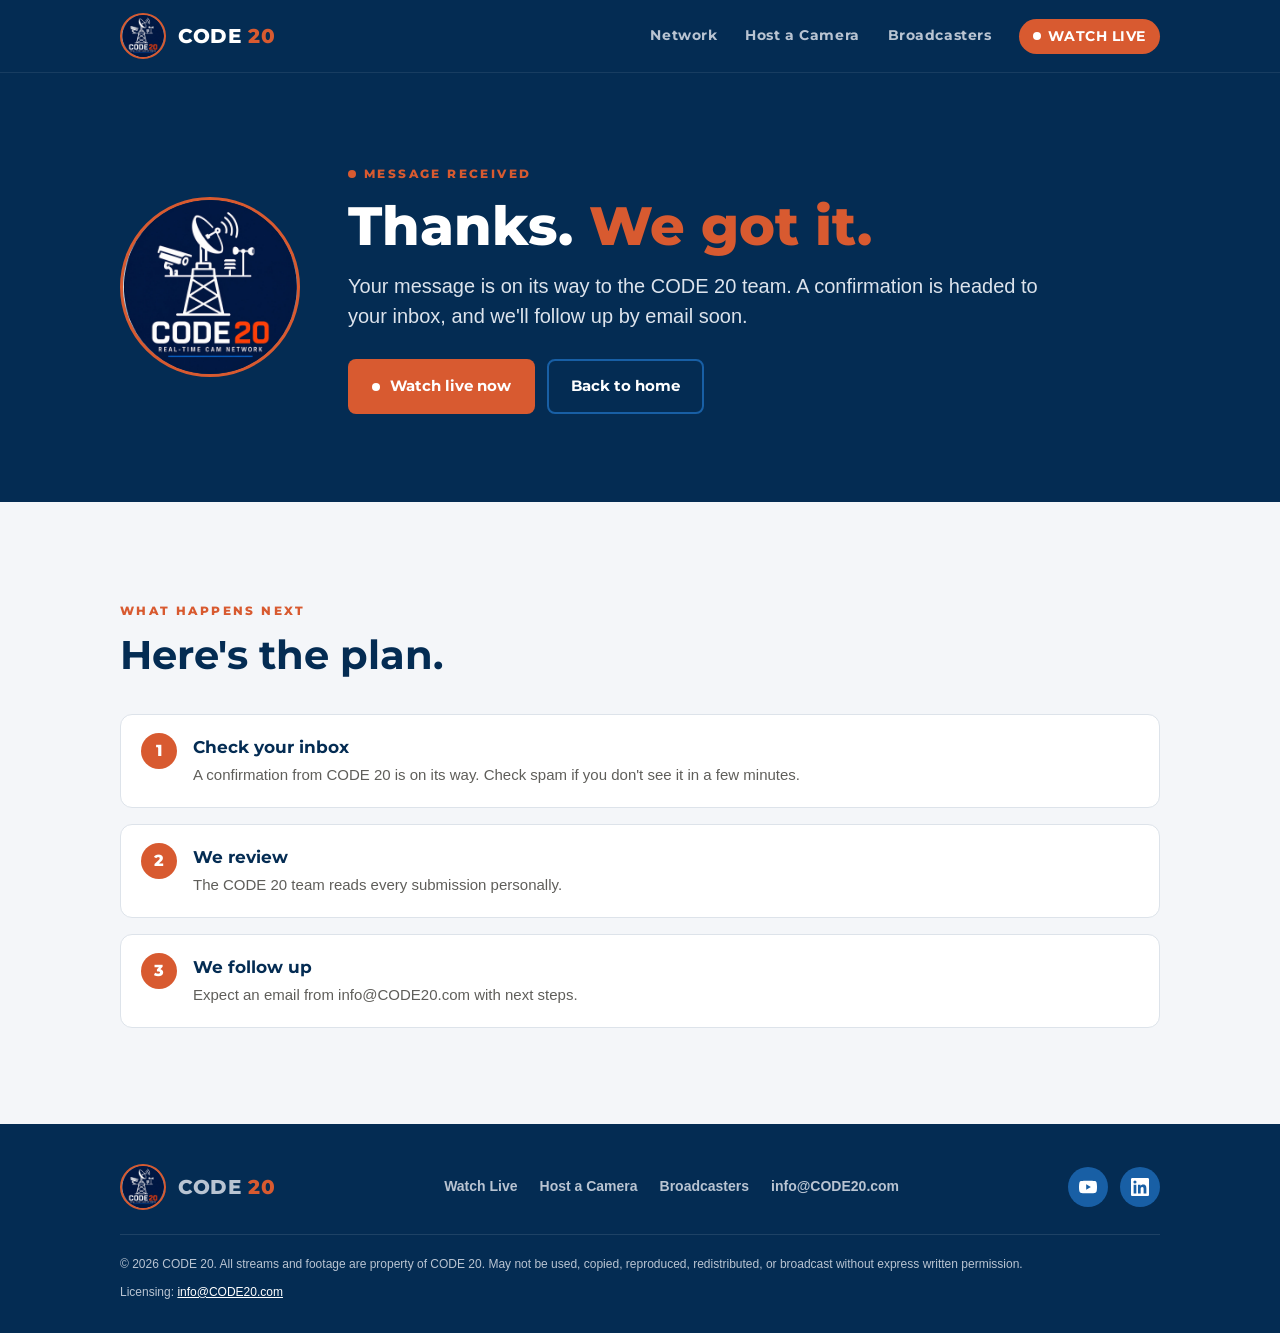
<file: thanks.html>
<!DOCTYPE html>
<html lang="en">
<head>
<meta charset="UTF-8">
<meta name="viewport" content="width=device-width, initial-scale=1">
<title>Thank you | CODE 20 LIVE CAMS</title>
<meta name="description" content="Thanks for contacting CODE 20.">
<meta property="og:title" content="Thank you | CODE 20 LIVE CAMS">
<meta property="og:description" content="Thanks for contacting CODE 20.">
<meta property="og:image" content="https://code20.com/banner.jpg">
<link rel="icon" href="logo.jpg">
<link rel="preconnect" href="https://fonts.googleapis.com">
<link rel="preconnect" href="https://fonts.gstatic.com" crossorigin>
<link href="https://fonts.googleapis.com/css2?family=Montserrat:wght@600;700;800&display=swap" rel="stylesheet">
<link rel="stylesheet" href="styles.css">
</head>
<body>
  <header class="site-header">
    <div class="wrap">
      <a class="brand" href="index.html"><img src="logo.jpg" alt="CODE 20 logo"><span>CODE <span class="twenty">20</span></span></a>
      <nav>
        <a href="index.html#network">Network</a>
        <a href="host.html">Host a Camera</a>
        <a href="broadcasters.html">Broadcasters</a>
        <a class="live-pill" href="index.html#live"><span class="dot"></span>WATCH LIVE</a>
      </nav>
    </div>
  </header>

  <section class="page-hero" style="flex:1">
    <div class="wrap" style="display:grid;grid-template-columns:auto 1fr;gap:clamp(24px,4vw,48px);align-items:center">
      <img src="logo.jpg" alt="CODE 20" style="width:clamp(110px,16vw,180px);border-radius:50%;border:3px solid var(--coral)">
      <div>
        <span class="eyebrow"><span class="dot coral"></span>Message received</span>
        <h1 id="t-h">Thanks. <em>We got it.</em></h1>
        <p id="t-p">Your message is on its way to the CODE 20 team. A confirmation is headed to your inbox, and we'll follow up by email soon.</p>
        <div class="cta"><a class="btn coral" href="index.html#live"><span class="dot"></span> Watch live now</a><a class="btn outline" href="index.html">Back to home</a></div>
      </div>
    </div>
  </section>
  <section class="band paper">
    <div class="wrap">
      <div class="section-head"><span class="eyebrow">What happens next</span><h2>Here's the plan.</h2></div>
      <ol class="steps" id="t-steps">
        <li><h3>Check your inbox</h3><p>A confirmation from CODE 20 is on its way. Check spam if you don't see it in a few minutes.</p></li>
        <li><h3>We review</h3><p>The CODE 20 team reads every submission personally.</p></li>
        <li><h3>We follow up</h3><p>Expect an email from info@CODE20.com with next steps.</p></li>
      </ol>
    </div>
  </section>
<script>
var f=new URLSearchParams(location.search).get('f');
if(f==='host'){document.getElementById('t-h').innerHTML='Your view is <em>in the queue.</em>';document.getElementById('t-p').textContent='Thanks for offering your location. We\'ll review the sightline, access, power and connectivity, then follow up by email.';}
if(f==='bc'){document.getElementById('t-h').innerHTML='Request <em>received.</em>';document.getElementById('t-p').textContent='Thanks for your licensing inquiry. We\'ll follow up with availability, delivery options and terms.';}
</script>

  <footer>
    <div class="wrap">
      <div class="foot-top">
        <a class="brand" href="index.html"><img src="logo.jpg" alt=""><span>CODE <span class="twenty">20</span></span></a>
        <div class="foot-links">
          <a href="index.html#live">Watch Live</a>
          <a href="host.html">Host a Camera</a>
          <a href="broadcasters.html">Broadcasters</a>
          <a href="mailto:info@CODE20.com">info@CODE20.com</a>
        </div>
        <div class="social">
          <a href="https://www.youtube.com/@CODE20LIVECAMS" target="_blank" rel="noopener" aria-label="YouTube"><svg viewBox="0 0 24 24"><path d="M23.5 6.2a3 3 0 0 0-2.1-2.1C19.5 3.6 12 3.6 12 3.6s-7.5 0-9.4.5A3 3 0 0 0 .5 6.2 31 31 0 0 0 0 12a31 31 0 0 0 .5 5.8 3 3 0 0 0 2.1 2.1c1.9.5 9.4.5 9.4.5s7.5 0 9.4-.5a3 3 0 0 0 2.1-2.1A31 31 0 0 0 24 12a31 31 0 0 0-.5-5.8zM9.6 15.6V8.4l6.2 3.6-6.2 3.6z"/></svg></a>
          <a href="https://www.linkedin.com/company/code20livecams/" target="_blank" rel="noopener" aria-label="LinkedIn"><svg viewBox="0 0 24 24"><path d="M20.4 20.5h-3.6v-5.6c0-1.3 0-3-1.8-3s-2.1 1.4-2.1 2.9v5.7H9.3V9h3.4v1.6h.1c.5-.9 1.6-1.8 3.4-1.8 3.6 0 4.3 2.4 4.3 5.5v6.2zM5.3 7.4a2.1 2.1 0 1 1 0-4.2 2.1 2.1 0 0 1 0 4.2zM7.1 20.5H3.5V9h3.6v11.5zM22.2 0H1.8C.8 0 0 .8 0 1.7v20.6c0 .9.8 1.7 1.8 1.7h20.4c1 0 1.8-.8 1.8-1.7V1.7C24 .8 23.2 0 22.2 0z"/></svg></a>
        </div>
      </div>
      <div class="foot-bottom">
        <div>&copy; <span class="yr">2026</span> CODE 20. All streams and footage are property of CODE 20. May not be used, copied, reproduced, redistributed, or broadcast without express written permission.</div>
        <div>Licensing: <a href="mailto:info@CODE20.com">info@CODE20.com</a></div>
      </div>
    </div>
  </footer>
<script>document.querySelectorAll('.yr').forEach(e=>e.textContent=new Date().getFullYear());</script>
</body>
</html>
</file>
<file: styles.css>
/* CODE 20 brand kit: navy #042C53, blue #185FA5, coral #D85A30, gray #5F5E5A. Flat, no gradients. */
:root{--blue:#185FA5;--navy:#042C53;--navy2:#06386A;--coral:#D85A30;--gray:#5F5E5A;--ink:#0B1F33;--white:#FFFFFF;--paper:#F4F6F9;--line:#DDE3EA;--soft:#B9C4D2}
*{box-sizing:border-box;margin:0;padding:0}
html{scroll-behavior:smooth}
body{font-family:Arial,Helvetica,sans-serif;color:var(--ink);background:var(--white);min-height:100vh;display:flex;flex-direction:column;line-height:1.5}
h1,h2,h3,.brand,.btn,.eyebrow,nav a{font-family:Montserrat,Arial,Helvetica,sans-serif}
a{color:inherit}
img{max-width:100%;display:block}
.wrap{max-width:1120px;margin:0 auto;padding:0 clamp(20px,5vw,40px)}

/* header */
.site-header{background:var(--navy);color:var(--white);position:sticky;top:0;z-index:20;border-bottom:1px solid rgba(255,255,255,.08)}
.site-header .wrap{display:flex;align-items:center;justify-content:space-between;gap:16px;height:72px}
.brand{display:flex;align-items:center;gap:12px;text-decoration:none;font-weight:800;font-size:20px;letter-spacing:.03em}
.brand img{width:46px;height:46px;border-radius:50%;border:2px solid var(--coral)}
.brand .twenty{color:var(--coral)}
nav{display:flex;align-items:center;gap:clamp(12px,2.4vw,28px);font-size:14px;font-weight:700;letter-spacing:.04em}
nav a{text-decoration:none;color:var(--soft);padding:6px 0;border-bottom:2px solid transparent}
nav a:hover,nav a.active{color:var(--white);border-bottom-color:var(--coral)}
nav .live-pill{display:inline-flex;align-items:center;gap:7px;color:var(--white);background:var(--coral);padding:7px 14px;border-radius:999px;border:0}
nav .live-pill:hover{border:0;opacity:.92}
.dot{width:8px;height:8px;border-radius:50%;background:currentColor;animation:blink 1.6s infinite;display:inline-block}
.dot.coral{background:var(--coral)}
@keyframes blink{50%{opacity:.25}}
@media (max-width:720px){nav a:not(.live-pill){display:none}}

/* hero */
.hero{background:var(--navy);color:var(--white);padding:clamp(28px,5vw,48px) 0 clamp(56px,8vw,96px)}
.banner{border-radius:16px;overflow:hidden;border:1px solid rgba(255,255,255,.12)}
.banner img{width:100%;height:auto}
.hero-grid{display:grid;grid-template-columns:1fr 1.25fr;gap:clamp(28px,4vw,56px);align-items:center;margin-top:clamp(32px,5vw,56px)}
@media (max-width:900px){.hero-grid{grid-template-columns:1fr}}
.eyebrow{display:inline-flex;align-items:center;gap:8px;font-size:12px;font-weight:800;letter-spacing:.2em;color:var(--coral);text-transform:uppercase}
.hero h1{font-size:clamp(34px,5vw,56px);line-height:1.05;font-weight:800;margin:14px 0 18px;letter-spacing:-.01em}
.hero h1 em{font-style:normal;color:var(--coral)}
.hero p.lead{font-size:clamp(17px,1.8vw,20px);color:#DCE3EC;max-width:560px}
.cta{margin-top:28px;display:flex;flex-wrap:wrap;gap:12px}
.btn{display:inline-flex;align-items:center;gap:10px;padding:14px 22px;border-radius:8px;font-weight:700;text-decoration:none;font-size:15px;border:2px solid transparent;cursor:pointer;transition:transform .15s,opacity .15s}
.btn:hover{transform:translateY(-1px)}
.btn svg{width:18px;height:18px;fill:currentColor}
.btn.coral{background:var(--coral);color:var(--white)}
.btn.blue{background:var(--blue);color:var(--white)}
.btn.outline{border-color:var(--blue);color:var(--white)}
.btn.outline.dark{color:var(--navy)}
.player-card{background:var(--navy2);border:1px solid rgba(255,255,255,.12);border-radius:16px;padding:14px}
.player-card .label{display:flex;justify-content:space-between;align-items:center;font-size:12px;font-weight:800;letter-spacing:.16em;color:var(--soft);padding:4px 4px 12px}
.player-card .label .now{display:flex;align-items:center;gap:8px;color:var(--white)}
.player{position:relative;width:100%;aspect-ratio:16/9;background:#000;border-radius:10px;overflow:hidden}
.player iframe{position:absolute;inset:0;width:100%;height:100%;border:0}

/* sections */
section.band{padding:clamp(56px,8vw,96px) 0}
section.band.paper{background:var(--paper)}
.section-head{max-width:720px;margin-bottom:36px}
.section-head h2{font-size:clamp(28px,3.4vw,40px);color:var(--navy);line-height:1.15;margin:10px 0 12px}
.section-head p{color:var(--gray);font-size:17px}
.tiles{display:grid;grid-template-columns:repeat(auto-fit,minmax(260px,1fr));gap:22px}
a.tile{display:flex;flex-direction:column;text-decoration:none;background:var(--white);border:1px solid var(--line);border-top:5px solid var(--blue);border-radius:12px;padding:28px;transition:transform .15s,border-color .15s,box-shadow .15s}
a.tile:hover{transform:translateY(-3px);border-top-color:var(--coral)}
.tile .icon{width:52px;height:52px;border-radius:12px;background:var(--navy);display:grid;place-items:center;margin-bottom:18px}
.tile .icon svg{width:26px;height:26px;stroke:var(--white);fill:none;stroke-width:1.8;stroke-linecap:round;stroke-linejoin:round}
.tile h3{font-size:21px;color:var(--navy);margin:6px 0 8px}
.tile p{color:var(--gray);font-size:15px;flex:1}
.tile .more{margin-top:18px;font-weight:700;color:var(--blue);font-family:Montserrat,Arial,sans-serif;font-size:14px}
a.tile:hover .more{color:var(--coral)}
.stats{display:grid;grid-template-columns:repeat(auto-fit,minmax(180px,1fr));gap:1px;background:var(--line);border:1px solid var(--line);border-radius:12px;overflow:hidden;margin-top:40px}
.stat{background:var(--white);padding:22px 24px}
.stat b{display:block;font-family:Montserrat,Arial,sans-serif;font-size:26px;color:var(--navy)}
.stat span{color:var(--gray);font-size:14px}

/* page hero (inner pages) */
.page-hero{background:var(--navy);color:var(--white);padding:clamp(48px,7vw,88px) 0}
.page-hero h1{font-size:clamp(34px,5vw,54px);font-weight:800;line-height:1.08;margin:12px 0 16px}
.page-hero h1 em{font-style:normal;color:var(--coral)}
.page-hero p{font-size:clamp(17px,1.8vw,20px);color:#DCE3EC;max-width:720px}

/* content blocks */
.two-col{display:grid;grid-template-columns:1fr 1fr;gap:clamp(28px,4vw,56px);align-items:start}
@media (max-width:900px){.two-col{grid-template-columns:1fr}}
.steps{list-style:none;counter-reset:s;display:grid;gap:16px}
.steps li{counter-increment:s;background:var(--white);border:1px solid var(--line);border-radius:12px;padding:20px 20px 20px 72px;position:relative}
.steps li::before{content:counter(s);position:absolute;left:20px;top:18px;width:36px;height:36px;border-radius:50%;background:var(--coral);color:var(--white);display:grid;place-items:center;font-weight:800;font-family:Montserrat,Arial,sans-serif}
.steps h3{font-size:17px;color:var(--navy);margin-bottom:4px}
.steps p{color:var(--gray);font-size:15px}
.checks{list-style:none;display:grid;gap:10px}
.checks li{padding-left:30px;position:relative;color:var(--ink)}
.checks li::before{content:"";position:absolute;left:0;top:5px;width:18px;height:18px;border-radius:50%;background:var(--blue)}
.checks li::after{content:"";position:absolute;left:6px;top:9px;width:6px;height:9px;border:solid var(--white);border-width:0 2px 2px 0;transform:rotate(45deg)}
.chips{display:flex;flex-wrap:wrap;gap:10px;margin:18px 0}
.chip{display:inline-block;padding:8px 14px;border-radius:999px;background:var(--navy);color:var(--white);font-weight:700;font-size:13px;letter-spacing:.08em;font-family:Montserrat,Arial,sans-serif}
details.spec{background:var(--white);border:1px solid var(--line);border-left:5px solid var(--blue);border-radius:10px;padding:16px 20px;margin-bottom:12px}
details.spec[open]{border-left-color:var(--coral)}
details.spec summary{cursor:pointer;font-weight:800;color:var(--navy);font-family:Montserrat,Arial,sans-serif;list-style:none;display:flex;justify-content:space-between;align-items:center}
details.spec summary::-webkit-details-marker{display:none}
details.spec summary::after{content:"+";font-size:22px;color:var(--blue)}
details.spec[open] summary::after{content:"\2013";color:var(--coral)}
details.spec p{color:var(--gray);margin-top:10px;font-size:15px}
.note{background:var(--paper);border:1px solid var(--line);border-radius:12px;padding:20px 22px;color:var(--gray);font-size:15px}
.note b{color:var(--navy)}

/* forms */
.form-card{background:var(--white);border:1px solid var(--line);border-top:5px solid var(--coral);border-radius:14px;padding:clamp(22px,3vw,34px)}
.form-card h2{font-size:26px;color:var(--navy);margin-bottom:6px}
.form-card > p{color:var(--gray);margin-bottom:22px}
.grid2{display:grid;grid-template-columns:1fr 1fr;gap:16px}
@media (max-width:640px){.grid2{grid-template-columns:1fr}}
.field{display:flex;flex-direction:column;gap:6px;margin-bottom:16px}
.field label,.field legend{font-size:13px;font-weight:700;color:var(--navy);letter-spacing:.02em}
.field input,.field select,.field textarea{font:inherit;font-size:15px;padding:12px 14px;border:1px solid #C9D3DE;border-radius:8px;background:var(--white);color:var(--ink);width:100%}
.field textarea{min-height:120px;resize:vertical}
.field input:focus,.field select:focus,.field textarea:focus{outline:2px solid var(--blue);outline-offset:1px;border-color:var(--blue)}
fieldset.field{border:0}
.opts{display:flex;flex-wrap:wrap;gap:10px}
.opts label{display:inline-flex;align-items:center;gap:8px;font-weight:400;font-size:14px;color:var(--ink);border:1px solid #C9D3DE;border-radius:999px;padding:8px 14px;cursor:pointer}
.opts input{width:auto;accent-color:var(--coral)}
.req{color:var(--coral)}
.form-card .btn{width:100%;justify-content:center;font-size:16px}
.small{font-size:13px;color:var(--gray);margin-top:12px}

/* footer */
footer{background:var(--navy);color:var(--soft);margin-top:auto}
footer .wrap{padding-top:40px;padding-bottom:32px}
.foot-top{display:flex;justify-content:space-between;align-items:center;flex-wrap:wrap;gap:20px;padding-bottom:24px;border-bottom:1px solid rgba(255,255,255,.1)}
.foot-links{display:flex;gap:22px;flex-wrap:wrap;font-size:14px;font-weight:700}
.foot-links a{text-decoration:none;color:var(--soft)}
.foot-links a:hover{color:var(--white)}
.social{display:flex;align-items:center;gap:12px}
.social a{width:40px;height:40px;border-radius:50%;background:var(--blue);display:grid;place-items:center}
.social a:hover{background:var(--coral)}
.social svg{width:18px;height:18px;fill:var(--white)}
.foot-bottom{display:flex;justify-content:space-between;flex-wrap:wrap;gap:10px;padding-top:20px;font-size:12px}
.foot-bottom a{color:var(--white)}
.page-hero .chip{background:var(--blue)}
</file>
